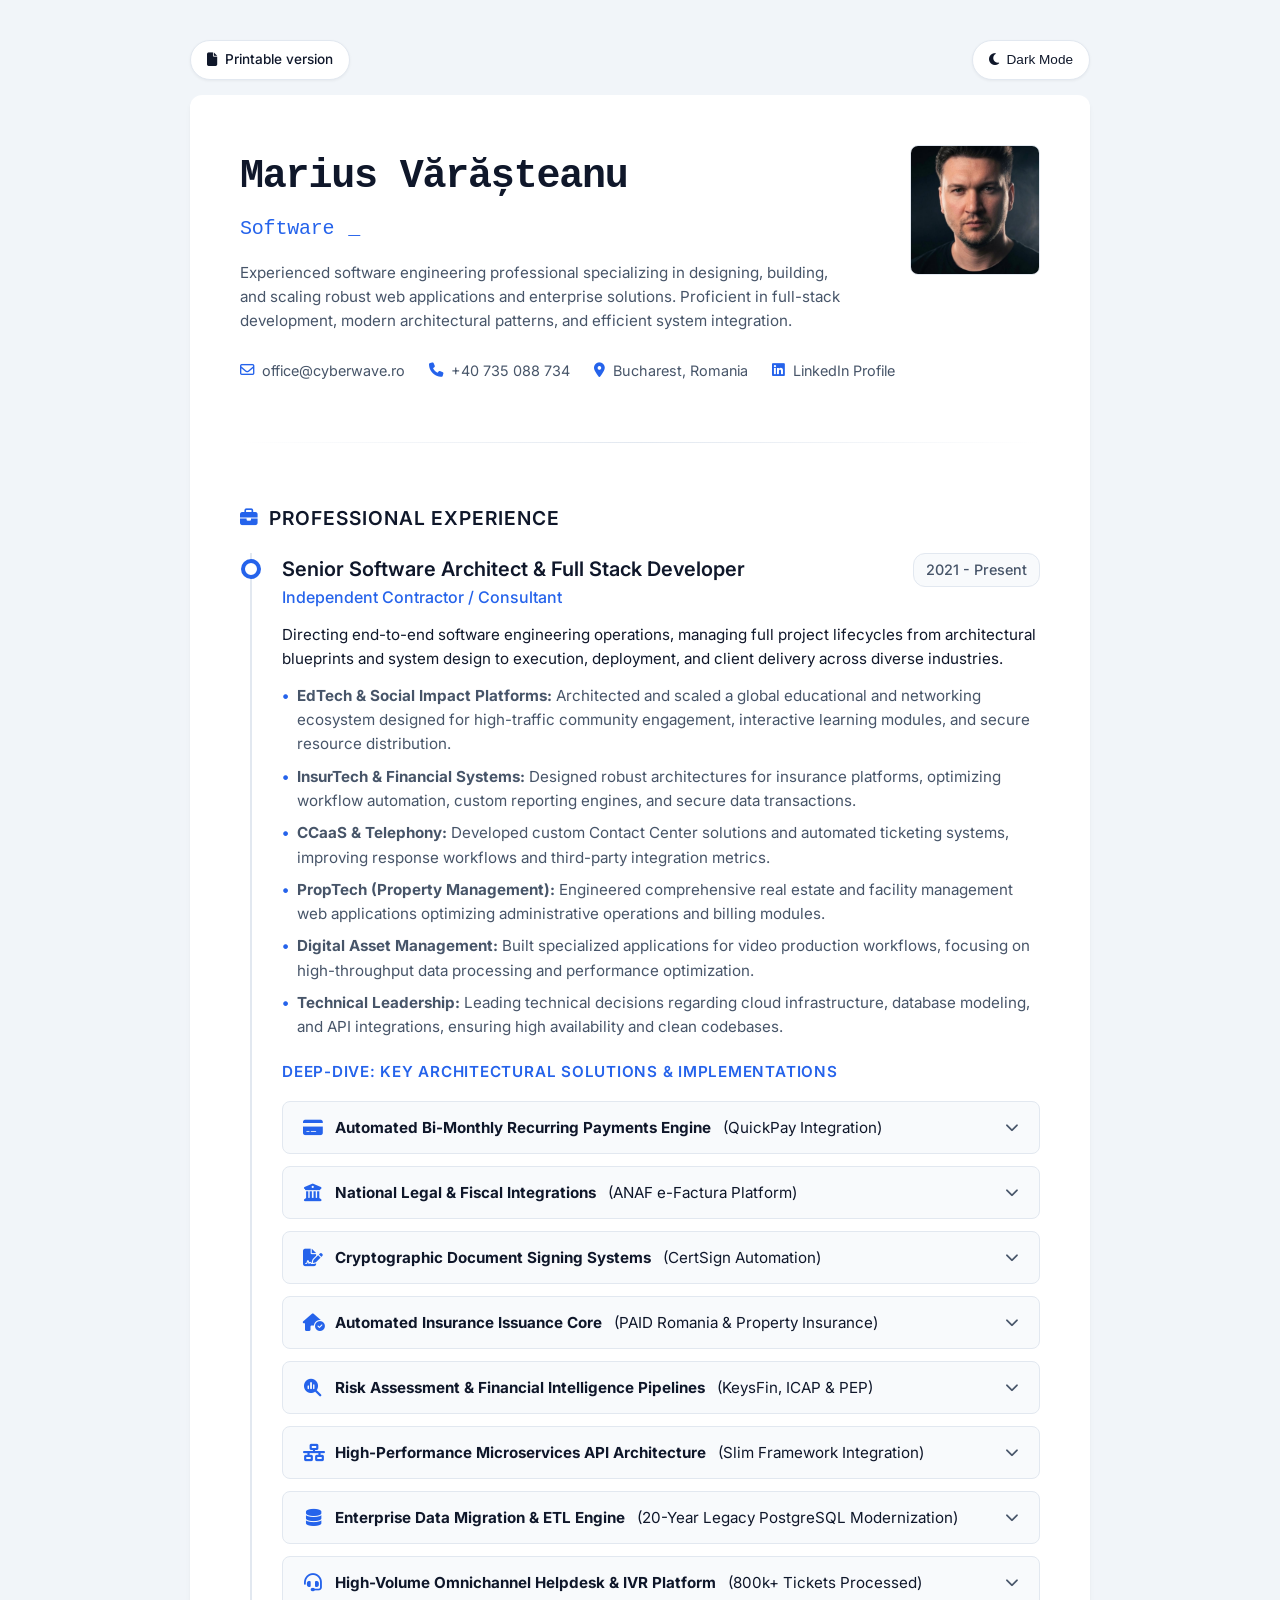
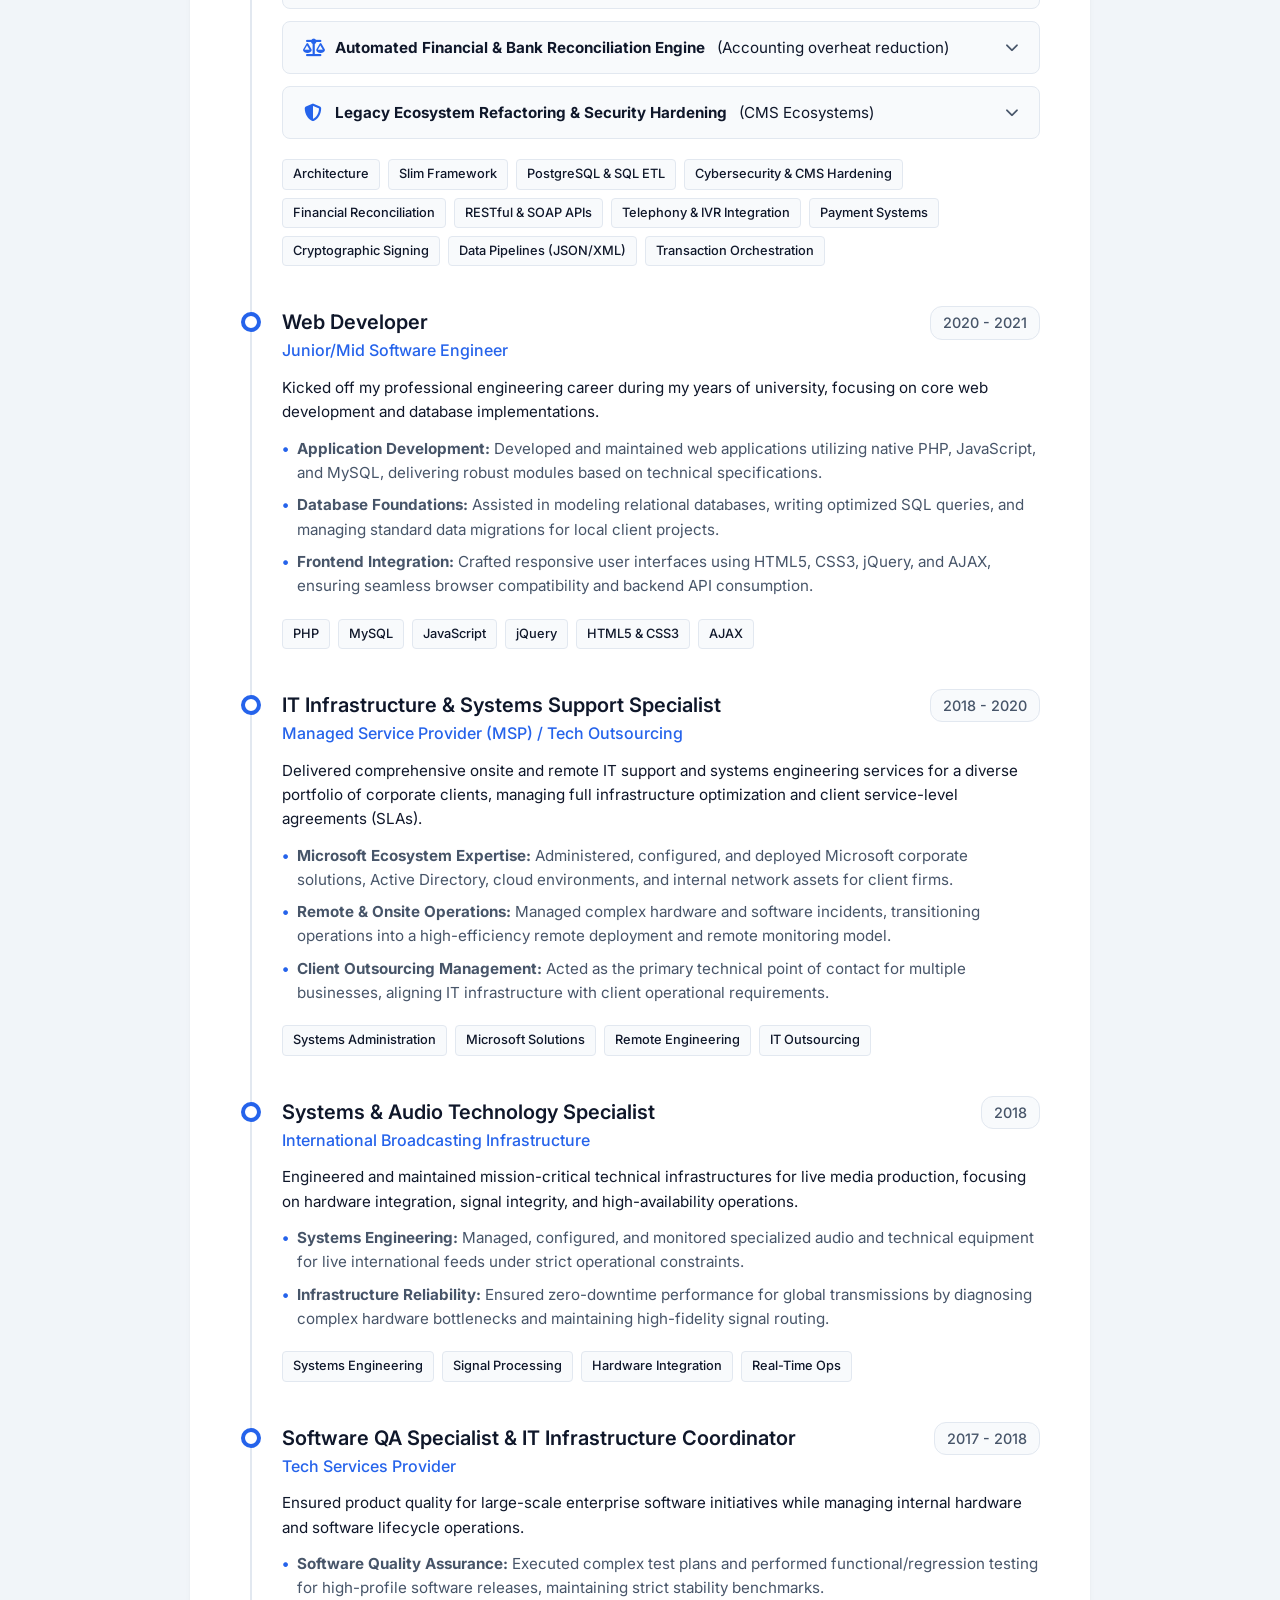
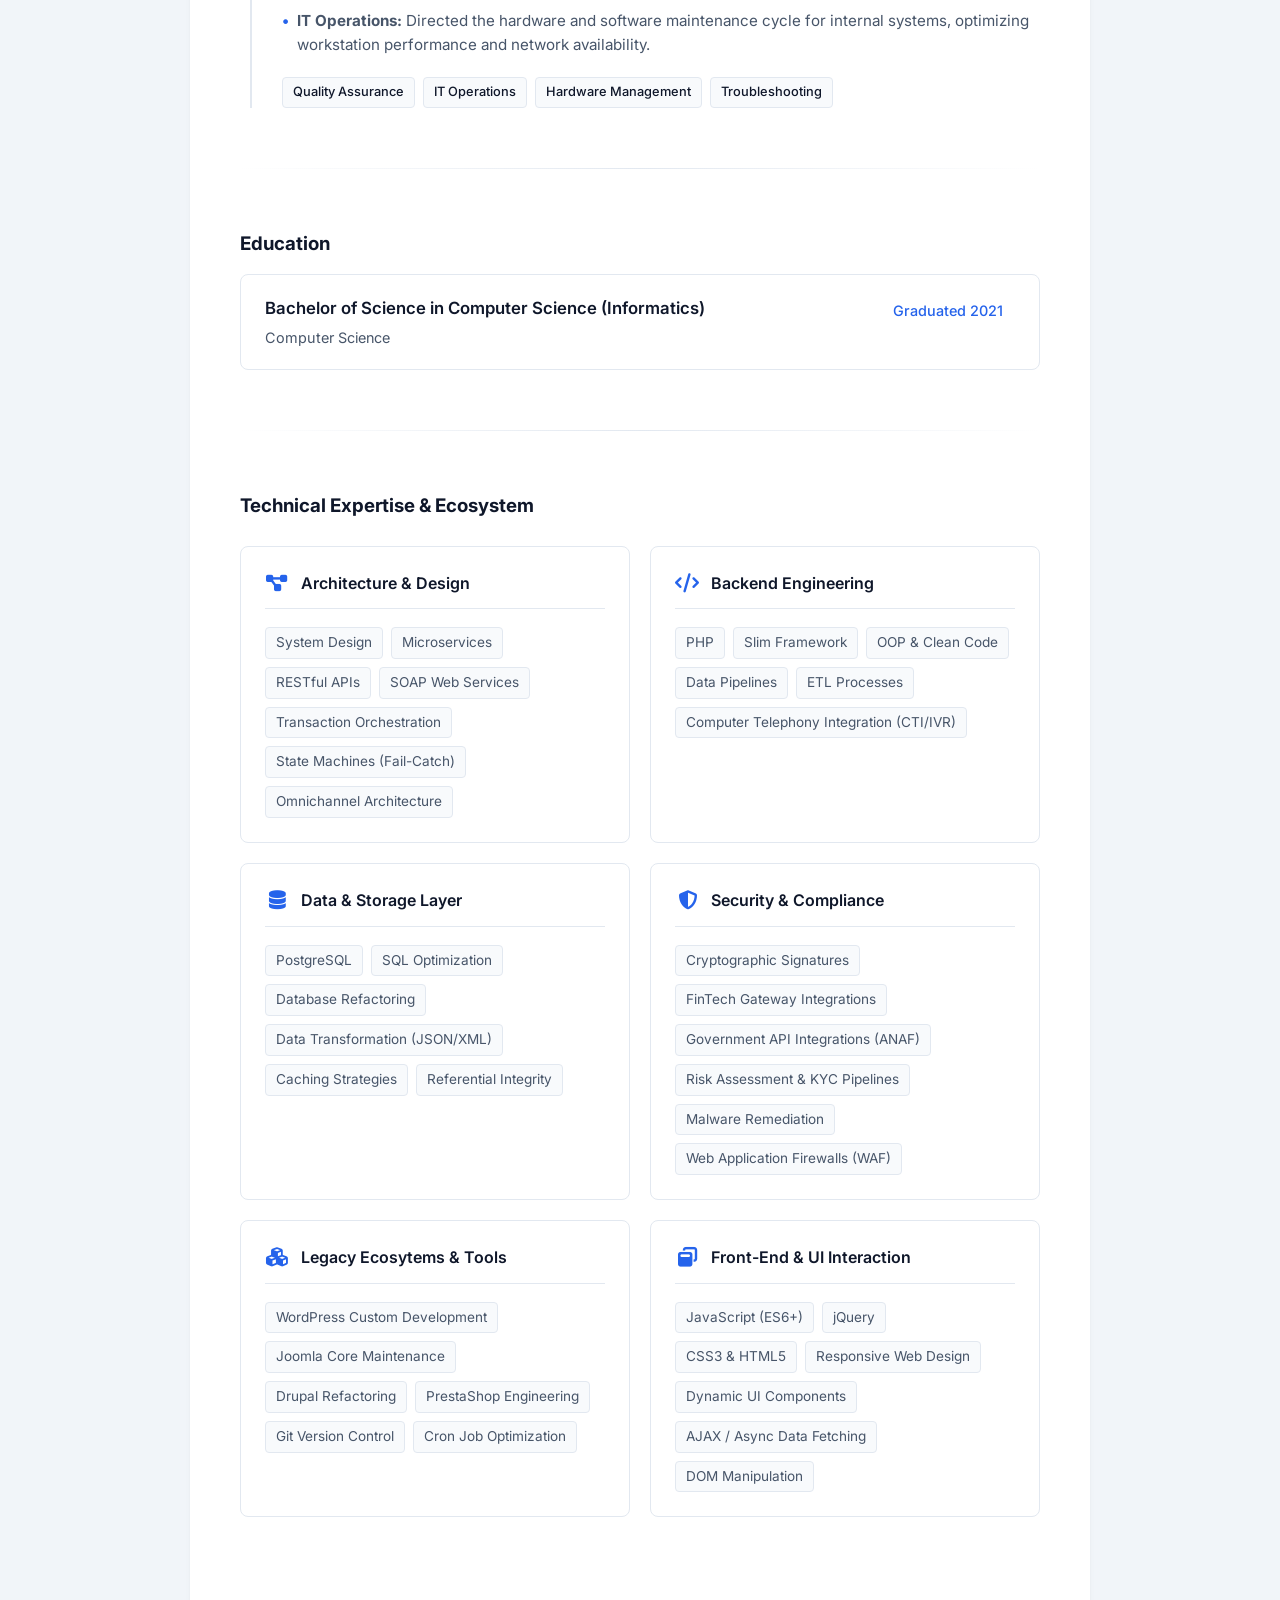
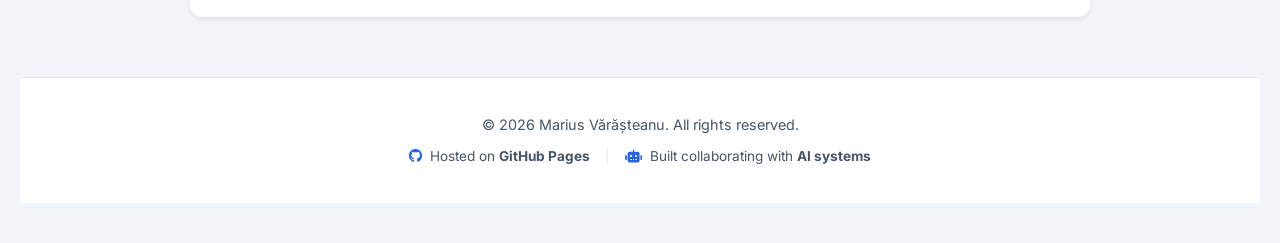
<file: index.html>
<!DOCTYPE html>
<html lang="en">

<head>
    <meta charset="UTF-8">
    <meta name="viewport" content="width=device-width, initial-scale=1.0">
    <title>Marius Vărășteanu | Software Architect & Full Stack Developer</title>
    <!-- Google Fonts - Inter -->
    <link rel="preconnect" href="https://fonts.googleapis.com">
    <link rel="preconnect" href="https://fonts.gstatic.com" crossorigin>
    <link href="https://fonts.googleapis.com/css2?family=Inter:wght@300;400;500;600;700&display=swap" rel="stylesheet">
    <!-- FontAwesome pentru iconite profesionale (mail, telefon, github) -->
    <link rel="stylesheet" href="https://cdnjs.cloudflare.com/ajax/libs/font-awesome/6.4.0/css/all.min.css">
    <!-- Fisierul tau CSS extern -->
    <link rel="stylesheet" href="css/style.css">
</head>

<body>

    <!-- BUTON SCHIMBARE TEMA -->
    <div class="theme-toggle-container">
        <a style="text-decoration: none;" href= "/cv.html" target="_blank" class="theme-btn">
            <i class="fa-solid fa-file"></i>
            <span id="">Printable version</span>
        </a>
        <button id="theme-toggle" class="theme-btn">
            <i class="fa-solid fa-moon"></i>
            <span id="theme-text">Dark Mode</span>
        </button>
    </div>

    <div class="cv-container">
        <!-- HEADER SECTION -->
        <header class="cv-header">
            <div class="header-main">
                <div class="profile-title">
                    <div class="cli-terminal-header">
                        <h1 id="cli-name" class="cli-text"></h1>
                        <h2 id="cli-title" class="cli-text"></h2>
                    </div>
                    <p class="profile-summary">
                        Experienced software engineering professional specializing in designing, building, and scaling
                        robust web applications and enterprise solutions. Proficient in full-stack development, modern
                        architectural patterns, and efficient system integration.
                    </p>
                </div>

                <!-- PLACEHOLDER PENTRU POZA -->
                <div class="profile-image-container">
                    <img src="img/profile-pic.jpg" alt="Marius Vărășteanu" class="profile-photo">
                </div>
            </div>

            <!-- CONTACT BAR -->
            <div class="contact-info">
                <a href="mailto:office@cyberwave.ro"><i class="fa-regular fa-envelope"></i> office@cyberwave.ro</a>
                <span><i class="fa-solid fa-phone"></i> <a href="tel:+40735088734">+40 735 088 734</a></span>
                <span><i class="fa-solid fa-location-dot"></i> Bucharest, Romania</span>
                <span><i class="fa-brands fa-linkedin"></i> <a href="https://www.linkedin.com/in/marius-v%C4%83r%C4%83%C8%99teanu-8b34b1129/" target="_blank" rel="noopener noreferrer">LinkedIn Profile</a></span>
            </div>
        </header>

        <hr class="section-divider">

        <!-- WORK IN PROGRESS - ZONA DE EXPERIENTA (URMEAZA SA O COMPLETAM) -->
        <!-- EXPERIENTA PROFESIONALA -->
        <main class="cv-content">
            <section class="cv-section">
                <h3><i class="fa-solid fa-briefcase"></i> Professional Experience</h3>

                <div class="timeline">
                    <!-- ROLUL PRINCIPAL (2018 - PRESENT) -->
                    <div class="timeline-item">
                        <div class="timeline-dot"></div>
                        <div class="timeline-header">
                            <div class="role-title">
                                <h4>Senior Software Architect & Full Stack Developer</h4>
                                <h5>Independent Contractor / Consultant</h5>
                            </div>
                            <span class="timeline-date">2021 - Present</span>
                        </div>

                        <div class="timeline-body">
                            <p class="role-summary-text">
                                Directing end-to-end software engineering operations, managing full project lifecycles
                                from architectural blueprints and system design to execution, deployment, and client
                                delivery across diverse industries.
                            </p>

                            <ul class="role-bullets">
                                <li><strong>EdTech & Social Impact Platforms:</strong> Architected and scaled a global
                                    educational and networking ecosystem designed for high-traffic community engagement,
                                    interactive learning modules, and secure resource distribution.</li>
                                <li><strong>InsurTech & Financial Systems:</strong> Designed robust architectures for
                                    insurance platforms, optimizing workflow automation, custom reporting engines, and
                                    secure data transactions.</li>
                                <li><strong>CCaaS & Telephony:</strong> Developed custom Contact Center solutions and
                                    automated ticketing systems, improving response workflows and third-party
                                    integration metrics.</li>
                                <li><strong>PropTech (Property Management):</strong> Engineered comprehensive real
                                    estate and facility management web applications optimizing administrative operations
                                    and billing modules.</li>
                                <li><strong>Digital Asset Management:</strong> Built specialized applications for video
                                    production workflows, focusing on high-throughput data processing and performance
                                    optimization.</li>
                                <li><strong>Technical Leadership:</strong> Leading technical decisions regarding cloud
                                    infrastructure, database modeling, and API integrations, ensuring high availability
                                    and clean codebases.</li>
                            </ul>

                            <!-- ACCORDION SHOWCASE PENTRU REUSITE TOP -->
                            <div class="architecture-showcase">
                                <h5 class="showcase-title">Deep-Dive: Key Architectural Solutions & Implementations</h5>

                                <!-- Caseta 1: Plati QuickPay -->
                                <div class="accordion-item">
                                    <button class="accordion-header">
                                        <span class="header-text">
                                            <i class="fa-solid fa-credit-card icon-lead"></i>
                                            <strong>Automated Bi-Monthly Recurring Payments Engine</strong> (QuickPay
                                            Integration)
                                        </span>
                                        <i class="fa-solid fa-chevron-down arrow-icon"></i>
                                    </button>
                                    <div class="accordion-content">
                                        <div class="content-inner">
                                            <p>Designed and deployed a highly reliable payment automation engine
                                                handling bi-monthly recurring billing structures based on dynamic client
                                                service quotas.</p>
                                            <ul>
                                                <li><strong>Fail-Catch Architecture:</strong> Developed a custom
                                                    retry-and-recovery state machine that handles transaction drops,
                                                    temporary gateway timeouts, and card issues, preventing service
                                                    interruption.</li>
                                                <li><strong>Data Pipelines:</strong> Constructed secure RESTful APIs
                                                    parsing clean JSON payloads to track subscription life cycles and
                                                    transaction ledgers with full mathematical precision.</li>
                                            </ul>
                                        </div>
                                    </div>
                                </div>

                                <!-- Caseta 2: ANAF e-Factura -->
                                <div class="accordion-item">
                                    <button class="accordion-header">
                                        <span class="header-text">
                                            <i class="fa-solid fa-building-columns icon-lead"></i>
                                            <strong>National Legal & Fiscal Integrations</strong> (ANAF e-Factura
                                            Platform)
                                        </span>
                                        <i class="fa-solid fa-chevron-down arrow-icon"></i>
                                    </button>
                                    <div class="accordion-content">
                                        <div class="content-inner">
                                            <p>Engineered automated compliance modules interfacing directly with
                                                Romanian fiscal systems (ANAF) for B2B and B2G billing ecosystems.</p>
                                            <ul>
                                                <li><strong>Data Transformation:</strong> Developed high-performance
                                                    translation layers converting legacy internal data arrays into
                                                    strictly structured XML structures conforming to national electronic
                                                    invoicing schemas.</li>
                                                <li><strong>State Synchronization:</strong> Implemented cron-driven
                                                    queues to poll government API endpoints, securely download zip
                                                    archives, index system responses, and map validation tokens
                                                    instantly to client dashboards.</li>
                                            </ul>
                                        </div>
                                    </div>
                                </div>

                                <!-- Caseta 3: CertSign -->
                                <div class="accordion-item">
                                    <button class="accordion-header">
                                        <span class="header-text">
                                            <i class="fa-solid fa-file-signature icon-lead"></i>
                                            <strong>Cryptographic Document Signing Systems</strong> (CertSign
                                            Automation)
                                        </span>
                                        <i class="fa-solid fa-chevron-down arrow-icon"></i>
                                    </button>
                                    <div class="accordion-content">
                                        <div class="content-inner">
                                            <p>Architected a fully automated, zero-touch digital signing solution for
                                                legally binding contractual documents and insurance policies.</p>
                                            <ul>
                                                <li><strong>Security Protocols:</strong> Integrated dedicated
                                                    third-party APIs (CertSign) to apply advanced digital signatures
                                                    automatically upon document generation.</li>
                                                <li><strong>Workflow Automation:</strong> Combined PDF generation
                                                    microservices, secure cryptographic payloads, and instant cloud
                                                    archiving to deliver signed files to end-users without manual staff
                                                    intervention.</li>
                                            </ul>
                                        </div>
                                    </div>
                                </div>

                                <!-- Caseta 4: PAID Romania & Asigurari Facultative -->
                                <div class="accordion-item">
                                    <button class="accordion-header">
                                        <span class="header-text">
                                            <i class="fa-solid fa-house-circle-check icon-lead"></i>
                                            <strong>Automated Insurance Issuance Core</strong> (PAID Romania & Property
                                            Insurance)
                                        </span>
                                        <i class="fa-solid fa-chevron-down arrow-icon"></i>
                                    </button>
                                    <div class="accordion-content">
                                        <div class="content-inner">
                                            <p>Designed a unified transactional workflow interfacing directly with PAID
                                                Romania for the mandatory issuance of residential insurance policies,
                                                later scaling the engine to handle complex optional property insurance
                                                products.</p>
                                            <ul>
                                                <li><strong>Modular API Architecture:</strong> Engineered an extensible
                                                    adapter pattern capable of transforming heterogeneous client data
                                                    into specific SOAP/REST schemas required by national pool protocols.
                                                </li>
                                                <li><strong>Validation & Error Mitigation:</strong> Implemented precise
                                                    address-matching logic and real-time validation layers to catch data
                                                    anomalies before hitting national insurance databases, dropping
                                                    processing errors to a minimum.</li>
                                            </ul>
                                        </div>
                                    </div>
                                </div>

                                <!-- Caseta 5: KeysFin, ICAP & PEP -->
                                <div class="accordion-item">
                                    <button class="accordion-header">
                                        <span class="header-text">
                                            <i class="fa-solid fa-magnifying-glass-chart icon-lead"></i>
                                            <strong>Risk Assessment & Financial Intelligence Pipelines</strong>
                                            (KeysFin, ICAP & PEP)
                                        </span>
                                        <i class="fa-solid fa-chevron-down arrow-icon"></i>
                                    </button>
                                    <div class="accordion-content">
                                        <div class="content-inner">
                                            <p>Architected automated background screening and financial profiling tools
                                                for third-party corporate entities and high-value individuals.</p>
                                            <ul>
                                                <li><strong>Financial Data Aggregation:</strong> Built multi-source API
                                                    connectors targeting KeysFin and ICAP databases to dynamically
                                                    scrape, normalize, and cache extensive fiscal data, balance sheets,
                                                    and company risk scores.</li>
                                                <li><strong>Compliance Verification:</strong> Integrated real-time
                                                    automated PEP (Politically Exposed Persons) checks and sanction list
                                                    polling to automate KYC (Know Your Customer) and AML (Anti-Money
                                                    Laundering) requirements directly inside the enterprise workflow.
                                                </li>
                                            </ul>
                                        </div>
                                    </div>
                                </div>

                                <!-- Caseta 6: Slim API Architecture -->
                                <div class="accordion-item">
                                    <button class="accordion-header">
                                        <span class="header-text">
                                            <i class="fa-solid fa-network-wired icon-lead"></i>
                                            <strong>High-Performance Microservices API Architecture</strong> (Slim
                                            Framework Integration)
                                        </span>
                                        <i class="fa-solid fa-chevron-down arrow-icon"></i>
                                    </button>
                                    <div class="accordion-content">
                                        <div class="content-inner">
                                            <p>Designed and optimized a lightweight, high-throughput RESTful API using
                                                the Slim micro-framework to expose insurance quotation and policy
                                                issuance pipelines effortlessly to third-party partner applications.</p>
                                            <ul>
                                                <li><strong>Complex Method Orchestration:</strong> Engineered a
                                                    transactional pipeline executing up to 7 distinct, sequential method
                                                    calls per single lifecycle operation—managing interdependent
                                                    input/output parameters, strict status transitions, and data
                                                    integrity.</li>
                                                <li><strong>Scalability & Performance:</strong> Built a decoupled
                                                    architecture capable of handling intensive daily volumes (500+
                                                    completely processed policies/day) with low latency, utilizing
                                                    efficient request parsing and error mitigation strategies.</li>
                                            </ul>
                                        </div>
                                    </div>
                                </div>

                                <!-- Caseta 7: PostgreSQL Legacy Migration -->
                                <div class="accordion-item">
                                    <button class="accordion-header">
                                        <span class="header-text">
                                            <i class="fa-solid fa-database icon-lead"></i>
                                            <strong>Enterprise Data Migration & ETL Engine</strong> (20-Year Legacy
                                            PostgreSQL Modernization)
                                        </span>
                                        <i class="fa-solid fa-chevron-down arrow-icon"></i>
                                    </button>
                                    <div class="accordion-content">
                                        <div class="content-inner">
                                            <p>Spent over a year architecting, auditing, and refining a massive data
                                                migration and ETL strategy designed to phase out a monolithic platform
                                                built in 2001 and transition all operations to a modern ecosystem.</p>
                                            <ul>
                                                <li><strong>Complex Schema Re-engineering:</strong> Dedicated months to
                                                    reverse-engineering the legacy database structure without
                                                    documentation, mapping and normalizing 20 years of continuous
                                                    workload including interconnected entities (users, clients,
                                                    quotations, policies, payment ledgers, and custom audit trails).
                                                </li>
                                                <li><strong>High-Performance Execution:</strong> Engineered a
                                                    single-execution PostgreSQL pipeline optimized with precise
                                                    transaction batching and custom staging tables. The final automated
                                                    deployment executed flawlessly in exactly 1:48:50 hours, achieving
                                                    zero data loss and total referential integrity.</li>
                                            </ul>
                                        </div>
                                    </div>
                                </div>

                                <!-- Caseta 8: Omnichannel Ticketing & IVR Engine -->
                                <div class="accordion-item">
                                    <button class="accordion-header">
                                        <span class="header-text">
                                            <i class="fa-solid fa-headset icon-lead"></i>
                                            <strong>High-Volume Omnichannel Helpdesk & IVR Platform</strong> (800k+
                                            Tickets Processed)
                                        </span>
                                        <i class="fa-solid fa-chevron-down arrow-icon"></i>
                                    </button>
                                    <div class="accordion-content">
                                        <div class="content-inner">
                                            <p>Architected and developed an enterprise-grade omnichannel ticketing
                                                system that has successfully processed, routed, and managed over 800,000
                                                operational events since 2021.</p>
                                            <ul>
                                                <li><strong>Telephony & IVR Integration:</strong> Developed custom
                                                    interfaces connecting with digital private branch exchange (PBX)
                                                    systems, automating ticket generation and routing based on real-time
                                                    IVR (Interactive Voice Response) key-press inputs from phone calls.
                                                </li>
                                                <li><strong>Multi-Channel Aggregation:</strong> Engineered
                                                    high-availability API consumers and ingestion webhooks to unify
                                                    entry channels, letting the system process tickets seamlessly
                                                    whether they were created manually by agents, via external REST
                                                    APIs, or through automated telephony events.</li>
                                            </ul>
                                        </div>
                                    </div>
                                </div>

                                <!-- Caseta 9: Payment Reconciliation Engine -->
                                <div class="accordion-item">
                                    <button class="accordion-header">
                                        <span class="header-text">
                                            <i class="fa-solid fa-scale-balanced icon-lead"></i>
                                            <strong>Automated Financial & Bank Reconciliation Engine</strong>
                                            (Accounting overheat reduction)
                                        </span>
                                        <i class="fa-solid fa-chevron-down arrow-icon"></i>
                                    </button>
                                    <div class="accordion-content">
                                        <div class="content-inner">
                                            <p>Designed and integrated an automated financial reconciliation system that
                                                processes bank statements to match incoming ledger transactions with
                                                internal invoices, policies, and premium records.</p>
                                            <ul>
                                                <li><strong>Multi-Format Ingestion Pipelines:</strong> Built
                                                    high-resiliency parsing modules handling heterogeneous data streams
                                                    from banking formats including CSV, TXT, XLS, and standard SWIFT
                                                    MT940 statement structures.</li>
                                                <li><strong>Algorithmic Matching:</strong> Developed a flexible
                                                    transaction-matching state machine that dynamically aligns bank
                                                    settlement metadata with the core subscription and billing systems,
                                                    eliminating manual financial accounting overhead.</li>
                                            </ul>
                                        </div>
                                    </div>
                                </div>

                                <!-- Caseta 10: Legacy CMS Remediation & Cybersecurity -->
                                <div class="accordion-item">
                                    <button class="accordion-header">
                                        <span class="header-text">
                                            <i class="fa-solid fa-shield-halved icon-lead"></i>
                                            <strong>Legacy Ecosystem Refactoring & Security Hardening</strong> (CMS
                                            Ecosystems)
                                        </span>
                                        <i class="fa-solid fa-chevron-down arrow-icon"></i>
                                    </button>
                                    <div class="accordion-content">
                                        <div class="content-inner">
                                            <p>Managed, optimized, and secured a diverse array of enterprise web
                                                properties built on monolithic content management systems, focusing on
                                                deep source-code refactoring and incident response.</p>
                                            <ul>
                                                <li><strong>Malware Remediation & Cybersecurity:</strong> Led urgent
                                                    security auditing and malware removal operations across compromised
                                                    setups, tracking down malicious payloads, cleaning core source
                                                    files, and implementing proactive web application firewalls (WAF).
                                                </li>
                                                <li><strong>Full-Stack CMS Engineering:</strong> Developed custom
                                                    themes, modules, and ongoing architectural enhancements from scratch
                                                    for high-volume deployments across WordPress, Joomla, Drupal, and
                                                    PrestaShop, maintaining backward compatibility while modernizing
                                                    base infrastructure.</li>
                                            </ul>
                                        </div>
                                    </div>
                                </div>

                            </div>

                            <div class="tech-tags mt-20">
                                <span>Architecture</span>
                                <span>Slim Framework</span>
                                <span>PostgreSQL & SQL ETL</span>
                                <span>Cybersecurity & CMS Hardening</span>
                                <span>Financial Reconciliation</span>
                                <span>RESTful & SOAP APIs</span>
                                <span>Telephony & IVR Integration</span>
                                <span>Payment Systems</span>
                                <span>Cryptographic Signing</span>
                                <span>Data Pipelines (JSON/XML)</span>
                                <span>Transaction Orchestration</span>
                            </div>
                        </div>
                    </div>

                     <div class="timeline-item">
                        <div class="timeline-dot"></div>
                        <div class="timeline-header">
                            <div class="role-title">
                                <h4>Web Developer</h4>
                                <h5>Junior/Mid Software Engineer</h5>
                            </div>
                            <span class="timeline-date">2020 - 2021</span>
                        </div>
                        
                        <div class="timeline-body">
                            <p class="role-summary-text">
                                Kicked off my professional engineering career during my years of university, focusing on core web development and database implementations.
                            </p>
                            <ul class="role-bullets">
                                <li><strong>Application Development:</strong> Developed and maintained web applications utilizing native PHP, JavaScript, and MySQL, delivering robust modules based on technical specifications.</li>
                                <li><strong>Database Foundations:</strong> Assisted in modeling relational databases, writing optimized SQL queries, and managing standard data migrations for local client projects.</li>
                                <li><strong>Frontend Integration:</strong> Crafted responsive user interfaces using HTML5, CSS3, jQuery, and AJAX, ensuring seamless browser compatibility and backend API consumption.</li>
                            </ul>
                            <div class="tech-tags mt-10">
                                <span>PHP</span>
                                <span>MySQL</span>
                                <span>JavaScript</span>
                                <span>jQuery</span>
                                <span>HTML5 & CSS3</span>
                                <span>AJAX</span>
                            </div>
                        </div>
                    </div>
                   
                    <!-- ROL: IT SUPPORT & CONSULTING (2018 - 2020) -->
                    <div class="timeline-item">
                        <div class="timeline-dot"></div>
                        <div class="timeline-header">
                            <div class="role-title">
                                <h4>IT Infrastructure & Systems Support Specialist</h4>
                                <h5>Managed Service Provider (MSP) / Tech Outsourcing</h5>
                            </div>
                            <span class="timeline-date">2018 - 2020</span>
                        </div>

                        <div class="timeline-body">
                            <p class="role-summary-text">
                                Delivered comprehensive onsite and remote IT support and systems engineering services
                                for a diverse portfolio of corporate clients, managing full infrastructure optimization
                                and client service-level agreements (SLAs).
                            </p>
                            <ul class="role-bullets">
                                <li><strong>Microsoft Ecosystem Expertise:</strong> Administered, configured, and
                                    deployed Microsoft corporate solutions, Active Directory, cloud environments, and
                                    internal network assets for client firms.</li>
                                <li><strong>Remote & Onsite Operations:</strong> Managed complex hardware and software
                                    incidents, transitioning operations into a high-efficiency remote deployment and
                                    remote monitoring model.</li>
                                <li><strong>Client Outsourcing Management:</strong> Acted as the primary technical point
                                    of contact for multiple businesses, aligning IT infrastructure with client
                                    operational requirements.</li>
                            </ul>
                            <div class="tech-tags">
                                <span>Systems Administration</span>
                                <span>Microsoft Solutions</span>
                                <span>Remote Engineering</span>
                                <span>IT Outsourcing</span>
                            </div>
                        </div>
                    </div>

                    <!-- ROL: SYSTEMS & AUDIO TECH (2018) -->
                    <div class="timeline-item">
                        <div class="timeline-dot"></div>
                        <div class="timeline-header">
                            <div class="role-title">
                                <h4>Systems & Audio Technology Specialist</h4>
                                <h5>International Broadcasting Infrastructure</h5>
                            </div>
                            <span class="timeline-date">2018</span>
                        </div>

                        <div class="timeline-body">
                            <p class="role-summary-text">
                                Engineered and maintained mission-critical technical infrastructures for live media
                                production, focusing on hardware integration, signal integrity, and high-availability
                                operations.
                            </p>
                            <ul class="role-bullets">
                                <li><strong>Systems Engineering:</strong> Managed, configured, and monitored specialized
                                    audio and technical equipment for live international feeds under strict operational
                                    constraints.</li>
                                <li><strong>Infrastructure Reliability:</strong> Ensured zero-downtime performance for
                                    global transmissions by diagnosing complex hardware bottlenecks and maintaining
                                    high-fidelity signal routing.</li>
                            </ul>
                            <div class="tech-tags">
                                <span>Systems Engineering</span>
                                <span>Signal Processing</span>
                                <span>Hardware Integration</span>
                                <span>Real-Time Ops</span>
                            </div>
                        </div>
                    </div>

                    <!-- ROL: QA & IT SYSTEMS (2017 - 2018) -->
                    <div class="timeline-item">
                        <div class="timeline-dot"></div>
                        <div class="timeline-header">
                            <div class="role-title">
                                <h4>Software QA Specialist & IT Infrastructure Coordinator</h4>
                                <h5>Tech Services Provider</h5>
                            </div>
                            <span class="timeline-date">2017 - 2018</span>
                        </div>

                        <div class="timeline-body">
                            <p class="role-summary-text">
                                Ensured product quality for large-scale enterprise software initiatives while managing
                                internal hardware and software lifecycle operations.
                            </p>
                            <ul class="role-bullets">
                                <li><strong>Software Quality Assurance:</strong> Executed complex test plans and
                                    performed functional/regression testing for high-profile software releases,
                                    maintaining strict stability benchmarks.</li>
                                <li><strong>IT Operations:</strong> Directed the hardware and software maintenance cycle
                                    for internal systems, optimizing workstation performance and network availability.
                                </li>
                            </ul>
                            <div class="tech-tags">
                                <span>Quality Assurance</span>
                                <span>IT Operations</span>
                                <span>Hardware Management</span>
                                <span>Troubleshooting</span>
                            </div>
                        </div>
                    </div>

                     <!-- ROLUL ANTERIOR (2016 - 2018) -->
                   

                    

                </div>
            </section>
                        <hr class="section-divider">

            <!-- SECTION: EDUCATION -->
            <section class="education-section mt-50">
                <h3 class="section-title">Education</h3>
                <div class="education-card">
                    <div class="edu-header">
                        <div class="edu-title">
                            <h4>Bachelor of Science in Computer Science (Informatics)</h4>
                            <h5>Computer Science</h5>
                        </div>
                        <span class="edu-date">Graduated 2021</span>
                    </div>
                </div>
            </section>
            <hr class="section-divider">
            <!-- SECTION: TECHNICAL SKILLS -->
            <section class="skills-section mt-50">
                <h3 class="section-title">Technical Expertise & Ecosystem</h3>
                
                <div class="skills-grid">
                    <!-- Card 1: Core Architecture -->
                    <div class="skills-card">
                        <div class="card-header">
                            <i class="fa-solid fa-diagram-project card-icon"></i>
                            <h4>Architecture & Design</h4>
                        </div>
                        <div class="card-tags">
                            <span>System Design</span>
                            <span>Microservices</span>
                            <span>RESTful APIs</span>
                            <span>SOAP Web Services</span>
                            <span>Transaction Orchestration</span>
                            <span>State Machines (Fail-Catch)</span>
                            <span>Omnichannel Architecture</span>
                        </div>
                    </div>

                    <!-- Card 2: Backend & Systems -->
                    <div class="skills-card">
                        <div class="card-header">
                            <i class="fa-solid fa-code card-icon"></i>
                            <h4>Backend Engineering</h4>
                        </div>
                        <div class="card-tags">
                            <span>PHP</span>
                            <span>Slim Framework</span>
                            <span>OOP & Clean Code</span>
                            <span>Data Pipelines</span>
                            <span>ETL Processes</span>
                            <span>Computer Telephony Integration (CTI/IVR)</span>
                        </div>
                    </div>

                    <!-- Card 3: Database & Storage -->
                    <div class="skills-card">
                        <div class="card-header">
                            <i class="fa-solid fa-database card-icon"></i>
                            <h4>Data & Storage Layer</h4>
                        </div>
                        <div class="card-tags">
                            <span>PostgreSQL</span>
                            <span>SQL Optimization</span>
                            <span>Database Refactoring</span>
                            <span>Data Transformation (JSON/XML)</span>
                            <span>Caching Strategies</span>
                            <span>Referential Integrity</span>
                        </div>
                    </div>

                    <!-- Card 4: Security & Integrations -->
                    <div class="skills-card">
                        <div class="card-header">
                            <i class="fa-solid fa-shield-halved card-icon"></i>
                            <h4>Security & Compliance</h4>
                        </div>
                        <div class="card-tags">
                            <span>Cryptographic Signatures</span>
                            <span>FinTech Gateway Integrations</span>
                            <span>Government API Integrations (ANAF)</span>
                            <span>Risk Assessment & KYC Pipelines</span>
                            <span>Malware Remediation</span>
                            <span>Web Application Firewalls (WAF)</span>
                        </div>
                    </div>

                    <!-- Card 5: Infrastructure & CMS Systems -->
                    <div class="skills-card">
                        <div class="card-header">
                            <i class="fa-solid fa-cubes card-icon"></i>
                            <h4>Legacy Ecosytems & Tools</h4>
                        </div>
                        <div class="card-tags">
                            <span>WordPress Custom Development</span>
                            <span>Joomla Core Maintenance</span>
                            <span>Drupal Refactoring</span>
                            <span>PrestaShop Engineering</span>
                            <span>Git Version Control</span>
                            <span>Cron Job Optimization</span>
                        </div>
                    </div>
                    <!-- Card 6: Front-End UI & Interaction -->
                    <div class="skills-card">
                        <div class="card-header">
                            <i class="fa-solid fa-window-restore card-icon"></i>
                            <h4>Front-End & UI Interaction</h4>
                        </div>
                        <div class="card-tags">
                            <span>JavaScript (ES6+)</span>
                            <span>jQuery</span>
                            <span>CSS3 & HTML5</span>
                            <span>Responsive Web Design</span>
                            <span>Dynamic UI Components</span>
                            <span>AJAX / Async Data Fetching</span>
                            <span>DOM Manipulation</span>
                        </div>
                    </div>
                </div>
            </section>
        </main>
        
    </div>

    


    <!-- BUTON BACK TO TOP -->
    <button id="back-to-top" aria-label="Back to top">
        <i class="fa-solid fa-arrow-up"></i>
    </button>


    <!-- Fisierul tau JS extern -->
    <script src="js/script.js"></script>
</body>

<!-- FOOTER SECTION -->
<footer class="main-footer">
    <div class="footer-content">
        <p>© 2026 Marius Vărășteanu. All rights reserved.</p>
        <p class="footer-meta">
            <span><i class="fa-brands fa-github"></i> Hosted on <strong>GitHub Pages</strong></span>
            <span class="meta-separator">|</span>
            <span><i class="fa-solid fa-robot"></i> Built collaborating with <strong>AI systems</strong></span>
        </p>
    </div>
</footer>

</html>
</file>
<file: css/style.css>
/* --- RESET SI SETARI GLOBALE --- */
* {
    margin: 0;
    padding: 0;
    box-sizing: border-box;
}

/* TEMA LIGHT (Default) */
:root {
    --bg-main: #f1f5f9;          
    --card-bg: #ffffff;          
    --text-main: #0f172a;        
    --text-secondary: #475569;   
    --accent-color: #2563eb;     
    --border-color: #e2e8f0;     
    --bg-placeholder: #f8fafc;
}

/* TEMA DARK (Se activeaza cand adaugam clasa .dark-theme pe body) */
body.dark-theme {
    --bg-main: #0f172a;          
    --card-bg: #1e293b;          
    --text-main: #f8fafc;        
    --text-secondary: #94a3b8;   
    --accent-color: #38bdf8;     
    --border-color: #334155;     
    --bg-placeholder: #0f172a;
}

body {
    font-family: 'Inter', sans-serif;
    background-color: var(--bg-main);
    color: var(--text-main);
    line-height: 1.6;
    padding: 40px 20px;
    -webkit-font-smoothing: antialiased;
    transition: background-color 0.3s ease, color 0.3s ease; /* Tranzitie fina cand se schimba tema */
}

/* --- BUTONUL DE TOGGLE --- */
.theme-toggle-container {
    max-width: 900px;
    margin: 0 auto 15px auto;
    display: flex;
    justify-content: space-between;
}

.theme-btn {
    background: var(--card-bg);
    border: 1px solid var(--border-color);
    color: var(--text-main);
    padding: 8px 16px;
    border-radius: 20px;
    cursor: pointer;
    font-size: 0.85rem;
    font-weight: 500;
    display: flex;
    align-items: center;
    gap: 8px;
    box-shadow: 0 1px 3px rgba(0,0,0,0.05);
    transition: all 0.2s ease;
}

.theme-btn:hover {
    border-color: var(--accent-color);
}

/* --- CONTAINER CENTRAL --- */
.cv-container {
    max-width: 900px;
    margin: 0 auto;
    background-color: var(--card-bg);
    padding: 50px;
    border-radius: 12px;
    box-shadow: 0 4px 6px -1px rgb(0 0 0 / 0.05), 0 2px 4px -2px rgb(0 0 0 / 0.05);
    transition: background-color 0.3s ease;
}

/* --- HEADER --- */
.cv-header {
    display: flex;
    flex-direction: column;
    gap: 25px;
}

.header-main {
    display: flex;
    justify-content: space-between;
    align-items: flex-start;
    gap: 40px;
}

.profile-title {
    flex: 1;
}

.profile-title h1 {
    font-size: 2.5rem;
    font-weight: 700;
    letter-spacing: -0.03em;
    color: var(--text-main);
    margin-bottom: 4px;
}

.profile-title h2 {
    font-size: 1.25rem;
    font-weight: 500;
    color: var(--accent-color);
    letter-spacing: -0.01em;
    margin-bottom: 16px;
}

.profile-summary {
    color: var(--text-secondary);
    font-size: 0.95rem;
    max-width: 600px;
}

/* --- POZA --- */
.profile-image-container {
    flex-shrink: 0;
}

.profile-photo {
    width: 130px;
    height: 130px;
    object-fit: cover;
    border-radius: 8px;
    border: 2px solid var(--border-color);
}

/* --- CONTACT BAR --- */
.contact-info {
    display: flex;
    flex-wrap: wrap;
    gap: 24px;
    font-size: 0.9rem;
    color: var(--text-secondary);
}

.contact-info a {
    color: var(--text-secondary);
    text-decoration: none;
    display: flex;
    align-items: center;
    gap: 8px;
    transition: color 0.2s ease;
}

.contact-info a:hover {
    color: var(--accent-color);
}

.contact-info span {
    display: flex;
    align-items: center;
    gap: 8px;
}

.contact-info i {
    color: var(--accent-color);
}

/* --- STRUCTURA SECTIUNI --- */
.section-divider {
    border: 0;
    height: 1px;
    background-color: var(--border-color);
    margin: 35px 0;
}

.cv-section h3 {
    font-size: 1.2rem;
    font-weight: 600;
    text-transform: uppercase;
    letter-spacing: 0.05em;
    color: var(--text-main);
    margin-bottom: 20px;
    display: flex;
    align-items: center;
    gap: 10px;
}

.cv-section h3 i {
    color: var(--accent-color);
    font-size: 1.1rem;
}

.placeholder-box {
    background-color: var(--bg-placeholder);
    border: 1px solid var(--border-color);
    border-radius: 6px;
    padding: 20px;
    color: var(--text-secondary);
    font-style: italic;
    font-size: 0.9rem;
}

/* --- RESPONSIVENESS --- */
@media (max-width: 768px) {
    body {
        padding: 10px;
    }
    .theme-toggle-container {
        padding-right: 10px;
    }
    .cv-container {
        padding: 25px;
    }
    .header-main {
        flex-direction: column-reverse;
        gap: 20px;
    }
    .profile-title h1 {
        font-size: 2rem;
    }

    .contact-info {
        flex-direction: column;
        gap: 12px;
    }
}

/* --- PROFILE PHOTO --- */
.profile-photo {
    width: 130px;
    height: 130px;
    object-fit: cover; /* Asigura ca poza nu se deformeaza daca nu e perfect patrata */
    border-radius: 8px; /* O face usor rotunjita la colturi, asortata cu design-ul */
    border: 1px solid var(--border-color);
}

/* --- TIMELINE EXPERIENTA --- */
.timeline {
    position: relative;
    border-left: 2px solid var(--border-color);
    margin-left: 10px;
    padding-left: 30px;
    display: flex;
    flex-direction: column;
    gap: 40px;
}

.timeline-item {
    position: relative;
}

.timeline-dot {
    position: absolute;
    left: -41px;
    top: 6px;
    width: 20px;
    height: 20px;
    border-radius: 50%;
    background-color: var(--card-bg);
    border: 4px solid var(--accent-color);
    transition: background-color 0.3s ease;
}

.timeline-header {
    display: flex;
    justify-content: space-between;
    align-items: flex-start;
    margin-bottom: 12px;
    flex-wrap: wrap;
    gap: 10px;
}

.role-title h4 {
    font-size: 1.25rem;
    font-weight: 600;
    color: var(--text-main);
}

.role-title h5 {
    font-size: 1rem;
    font-weight: 500;
    color: var(--accent-color);
}

.timeline-date {
    font-size: 0.9rem;
    font-weight: 500;
    color: var(--text-secondary);
    background-color: var(--bg-placeholder);
    padding: 4px 12px;
    border-radius: 12px;
    border: 1px solid var(--border-color);
}

.role-summary-text {
    color: var(--text-main);
    font-size: 0.95rem;
    margin-bottom: 12px;
}

.role-bullets {
    list-style: none;
    display: flex;
    flex-direction: column;
    gap: 8px;
    margin-bottom: 20px;
}

.role-bullets li {
    font-size: 0.95rem;
    color: var(--text-secondary);
    position: relative;
    padding-left: 15px;
}

.role-bullets li::before {
    content: "•";
    color: var(--accent-color);
    font-weight: bold;
    position: absolute;
    left: 0;
}

/* --- TAG-URI TEHNOLOGII --- */
.tech-tags {
    display: flex;
    flex-wrap: wrap;
    gap: 8px;
}

.tech-tags span {
    font-size: 0.8rem;
    font-weight: 500;
    color: var(--text-main);
    background-color: var(--bg-placeholder);
    border: 1px solid var(--border-color);
    padding: 4px 10px;
    border-radius: 4px;
}

/* --- AJUSTARI RESPONSIVE --- */
@media (max-width: 768px) {
    .timeline {
        border-left: none;
        margin-left: 0;
        padding-left: 0;
    }
    .timeline-dot {
        display: none;
    }
    .timeline-header {
        flex-direction: column;
        align-items: flex-start;
        gap: 5px;
    }
}

/* --- ARCHITECTURE SHOWCASE ACCORDION --- */
.architecture-showcase {
    margin-top: 20px;
    display: flex;
    flex-direction: column;
    gap: 12px;
}

.showcase-title {
    font-size: 0.95rem;
    text-transform: uppercase;
    letter-spacing: 0.05em;
    color: var(--accent-color);
    margin-bottom: 5px;
    font-weight: 600;
}

.accordion-item {
    border: 1px solid var(--border-color);
    background-color: var(--bg-placeholder);
    border-radius: 8px;
    overflow: hidden;
    transition: border-color 0.2s ease;
}

.accordion-item:hover {
    border-color: var(--accent-color);
}

.accordion-header {
    width: 100%;
    background: none;
    border: none;
    padding: 16px 20px;
    text-align: left;
    color: var(--text-main);
    font-size: 0.95rem;
    font-family: inherit;
    cursor: pointer;
    display: flex;
    justify-content: space-between;
    align-items: center;
    gap: 15px;
}

.header-text {
    display: flex;
    align-items: center;
    gap: 12px;
}

.icon-lead {
    color: var(--accent-color);
    font-size: 1.1rem;
    width: 20px;
    text-align: center;
}

.arrow-icon {
    font-size: 0.85rem;
    color: var(--text-secondary);
    transition: transform 0.3s cubic-bezier(0.4, 0, 0.2, 1);
}

/* Stiluri pentru ascundere inteligenta prin max-height */
.accordion-content {
    max-height: 0;
    overflow: hidden;
    transition: max-height 0.3s cubic-bezier(0.4, 0, 0.2, 1);
    background-color: var(--card-bg);
}

.content-inner {
    padding: 0 20px 20px 52px;
    border-top: 1px solid var(--border-color);
    padding-top: 15px;
}

.content-inner p {
    font-size: 0.95rem;
    color: var(--text-main);
    margin-bottom: 12px;
}

.content-inner ul {
    list-style: none;
    display: flex;
    flex-direction: column;
    gap: 8px;
}

.content-inner ul li {
    font-size: 0.9rem;
    color: var(--text-secondary);
    position: relative;
    padding-left: 15px;
}

.content-inner ul li::before {
    content: "→";
    color: var(--accent-color);
    position: absolute;
    left: 0;
}

/* Stare activa */
.accordion-item.active .arrow-icon {
    transform: rotate(180deg);
}

.accordion-item.active {
    border-color: var(--accent-color);
}

.mt-20 {
    margin-top: 20px;
}

/* --- CLI TYPING EFFECT --- */
.cli-terminal-header {
    min-height: 90px; /* Previne mutarea elementelor in pagina in timp ce se scrie textul */
    display: flex;
    flex-direction: column;
    justify-content: center;
}

.cli-text {
    display: inline-block;
    margin: 0;
    font-family: 'Fira Code', 'Courier New', Courier, monospace; /* Font stil terminal */
}

/* Cursorul care clipeste */
.cli-cursor::after {
    content: "_";
    animation: blink 0.8s infinite;
    color: var(--accent-color);
    margin-left: 2px;
}

@keyframes blink {
    0%, 100% { opacity: 1; }
    50% { opacity: 0; }
}

/* --- BUTON BACK TO TOP --- */
#back-to-top {
    position: fixed;
    bottom: 30px;
    right: 30px;
    width: 45px;
    height: 45px;
    background-color: var(--accent-color);
    color: #ffffff; /* Contrast clar pe culoarea de accent */
    border: none;
    border-radius: 50%;
    cursor: pointer;
    display: flex;
    align-items: center;
    justify-content: center;
    font-size: 1.1rem;
    opacity: 0;
    visibility: hidden;
    transition: opacity 0.3s ease, visibility 0.3s ease, transform 0.2s ease;
    box-shadow: 0 4px 12px rgba(0, 0, 0, 0.15);
    z-index: 999;
}

#back-to-top:hover {
    transform: translateY(-5px);
}

/* Clasa activata din JavaScript cand utilizatorul coboara in pagina */
#back-to-top.show {
    opacity: 1;
    visibility: visible;
}

/* Ajustare pentru ecrane mici ca sa nu incurce navigarea */
@media (max-width: 768px) {
    #back-to-top {
        bottom: 20px;
        right: 20px;
        width: 40px;
        height: 40px;
        font-size: 1rem;
    }
}

/* --- TECHNICAL SKILLS SECTION --- */
.skills-section {
    margin-top: 50px;
    margin-bottom: 50px;
}

.skills-grid {
    display: grid;
    grid-template-columns: repeat(auto-fill, minmax(280px, 1fr));
    gap: 20px;
    margin-top: 25px;
}

.skills-card {
    background-color: var(--card-bg);
    border: 1px solid var(--border-color);
    border-radius: 8px;
    padding: 24px;
    transition: transform 0.2s ease, border-color 0.2s ease, box-shadow 0.2s ease;
}

.skills-card:hover {
    transform: translateY(-4px);
    border-color: var(--accent-color);
    box-shadow: 0 6px 16px rgba(0, 0, 0, 0.05);
}

.card-header {
    display: flex;
    align-items: center;
    gap: 12px;
    margin-bottom: 18px;
    border-bottom: 1px solid var(--border-color);
    padding-bottom: 12px;
}

.card-icon {
    font-size: 1.2rem;
    color: var(--accent-color);
    width: 24px;
    text-align: center;
}

.card-header h4 {
    font-size: 1rem;
    font-weight: 600;
    color: var(--text-main);
    margin: 0;
}

.card-tags {
    display: flex;
    flex-wrap: wrap;
    gap: 8px;
}

.card-tags span {
    background-color: var(--bg-placeholder);
    color: var(--text-secondary);
    font-size: 0.85rem;
    padding: 4px 10px;
    border-radius: 4px;
    border: 1px solid var(--border-color);
    transition: background-color 0.2s ease, color 0.2s ease;
}

.skills-card:hover .card-tags span {
    border-color: rgba(var(--accent-color-rgb), 0.2);
}

.mt-50 {
    margin-top: 50px;
}

/* Ajustare mobila */
@media (max-width: 480px) {
    .skills-grid {
        grid-template-columns: 1fr;
    }
}

/* --- SECTION DIVIDER & SEPARATION --- */
.section-divider {
    border: 0;
    height: 1px;
    background: linear-gradient(to right, transparent, var(--border-color), transparent);
    margin: 60px 0;
}

.skills-section-wrapper {
    position: relative;
    padding: 40px 0 60px 0;
    /* Daca ai o variabila de fundal usor diferita pentru contrast, o poti folosi aici */
    background-color: rgba(var(--accent-color-rgb), 0.02); 
    border-radius: 12px;
    border: 1px solid rgba(var(--border-color-rgb), 0.5);
}

.container-inner {
    padding: 0 30px;
}

/* Ajustare pentru ecrane mici */
@media (max-width: 768px) {
    .container-inner {
        padding: 0 15px;
    }
    .section-divider {
        margin: 40px 0;
    }
}

/* --- EDUCATION SECTION --- */
.education-section {
    margin-top: 40px;
}

.education-card {
    background-color: var(--card-bg);
    border: 1px solid var(--border-color);
    border-radius: 8px;
    padding: 20px 24px;
    margin-top: 15px;
}

.edu-header {
    display: flex;
    justify-content: space-between;
    align-items: flex-start;
    flex-wrap: wrap;
    gap: 10px;
}

.edu-title h4 {
    font-size: 1.05rem;
    font-weight: 600;
    color: var(--text-main);
    margin: 0 0 4px 0;
}

.edu-title h5 {
    font-size: 0.9rem;
    font-weight: 400;
    color: var(--text-secondary);
    margin: 0;
}

.edu-date {
    font-size: 0.9rem;
    font-weight: 500;
    color: var(--accent-color);
    background-color: rgba(var(--accent-color-rgb), 0.08);
    padding: 4px 12px;
    border-radius: 20px;
}

/* --- FOOTER STYLES --- */
.main-footer {
    border-top: 1px solid var(--border-color);
    padding: 30px 20px;
    margin-top: 60px;
    text-align: center;
    background-color: var(--card-bg);
}

.footer-content p {
    margin: 5px 0;
    font-size: 0.9rem;
    color: var(--text-secondary);
}

.footer-meta {
    display: flex;
    justify-content: center;
    align-items: center;
    gap: 15px;
    margin-top: 10px !important;
    font-size: 0.85rem !important;
}

.footer-meta i {
    color: var(--accent-color);
    margin-right: 4px;
}

.meta-separator {
    color: var(--border-color);
}

/* Ajustare mobila pentru meta-text */
@media (max-width: 550px) {
    .footer-meta {
        flex-direction: column;
        gap: 8px;
    }
    .meta-separator {
        display: none;
    }
}
</file>
